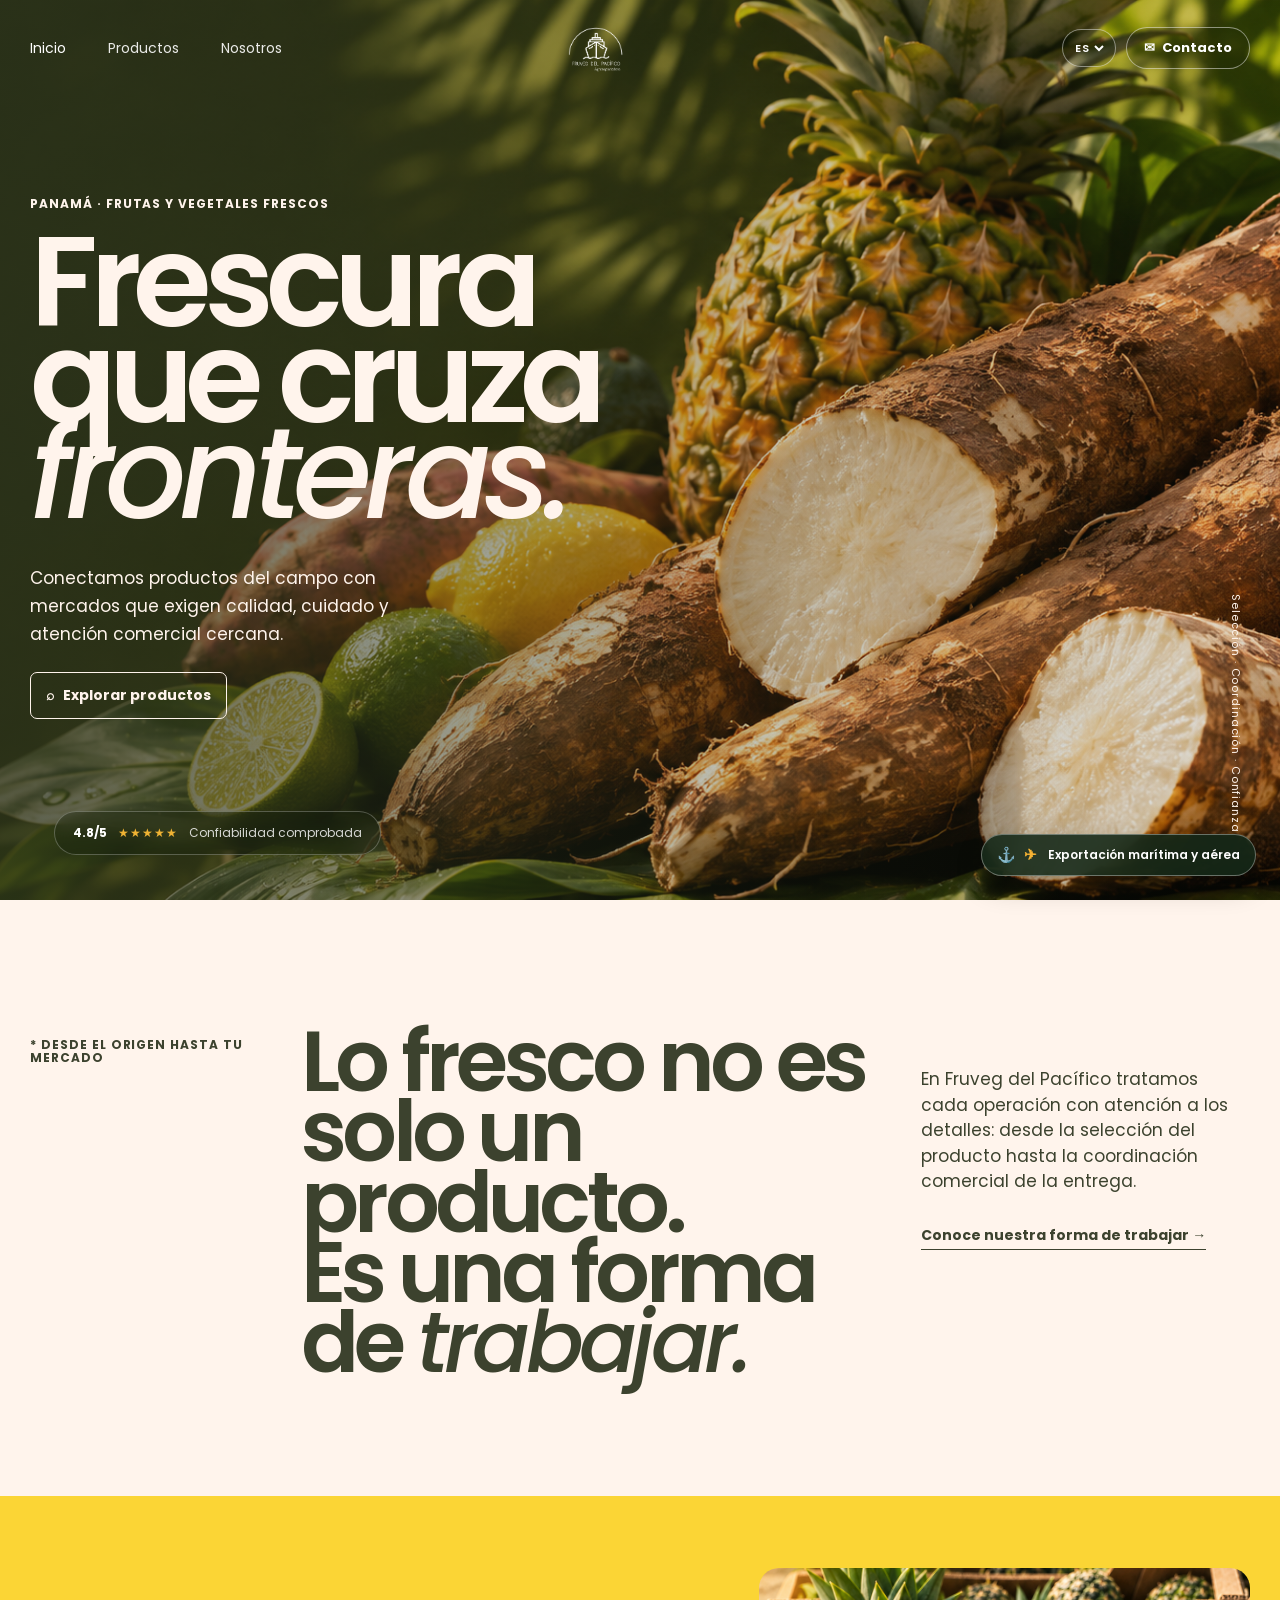
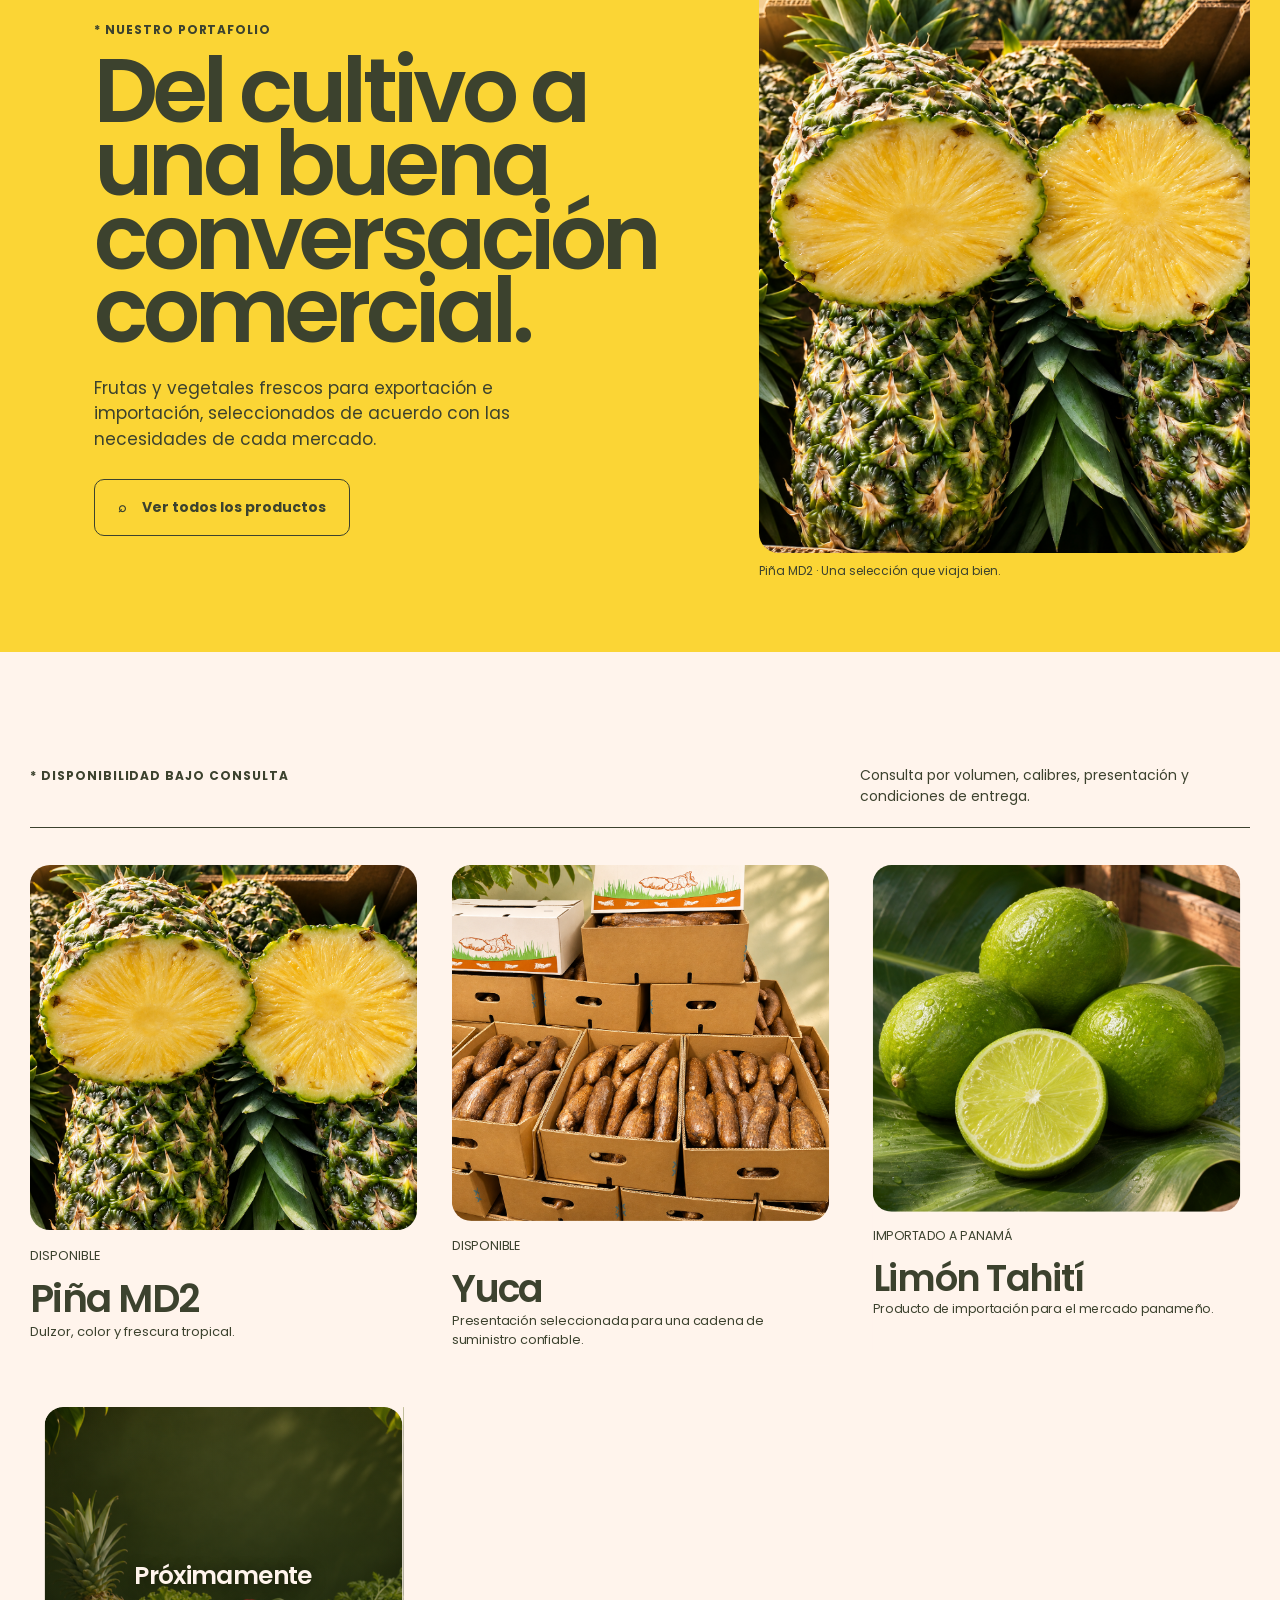
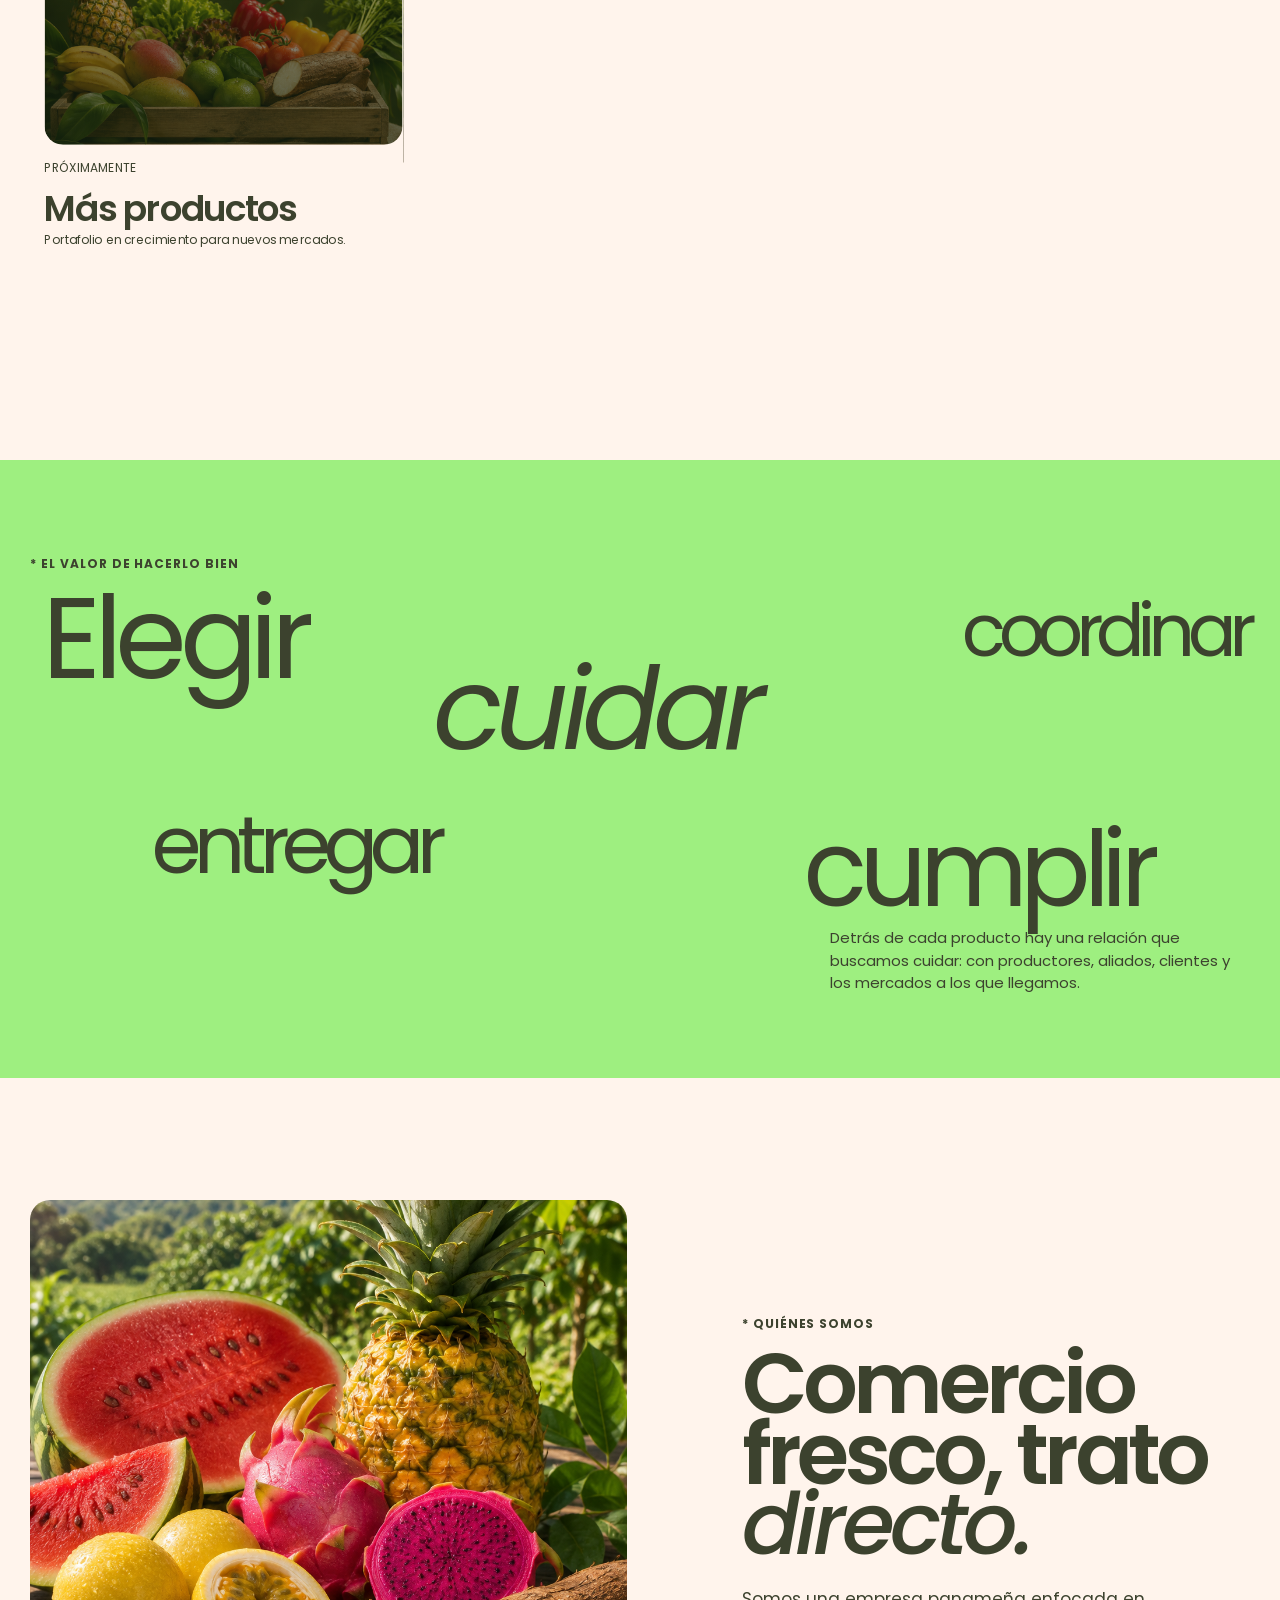
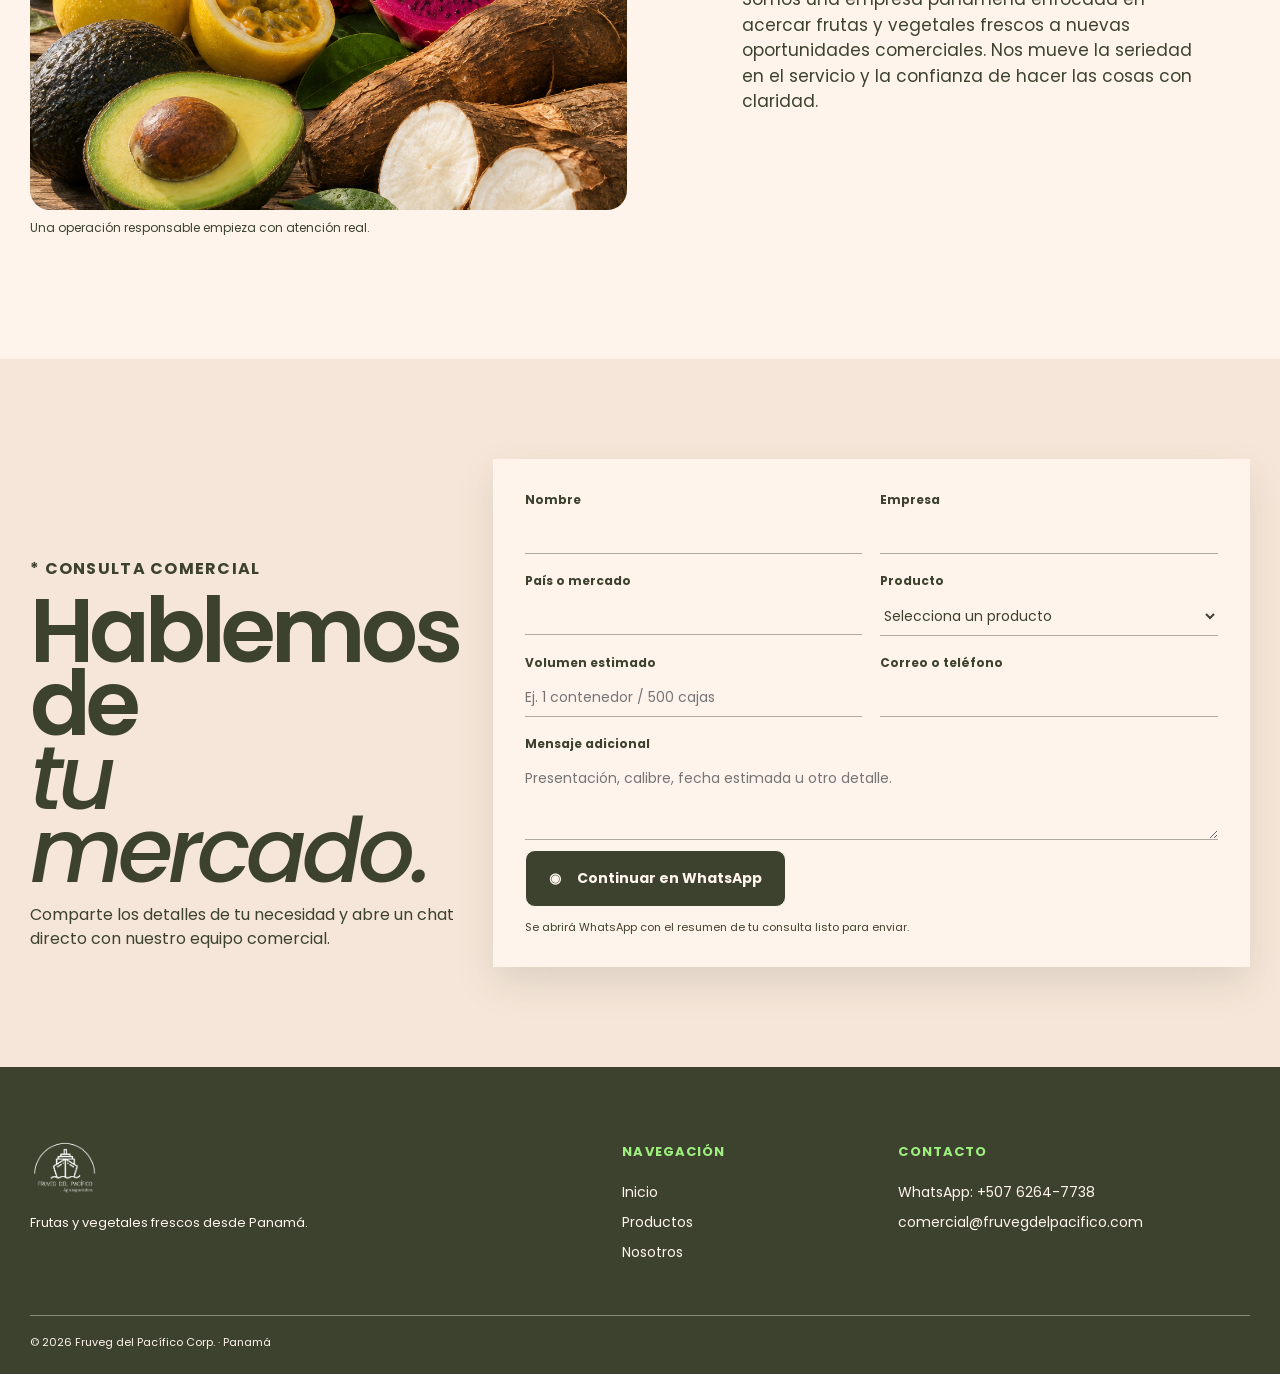
<file: index.html>
<!doctype html>
<html lang="es">
<head>
  <meta charset="utf-8">
  <meta name="viewport" content="width=device-width,initial-scale=1">
  <link rel="icon" type="image/png" sizes="192x192" href="resources/favicon.png">
  <link rel="apple-touch-icon" href="resources/favicon.png">
  <meta name="description" content="Fruveg del Pacífico conecta productos frescos de Panamá con mercados internacionales.">
  <title>Fruveg del Pacífico | Frescura que cruza fronteras</title>
  <link rel="preconnect" href="https://fonts.googleapis.com">
  <link rel="preconnect" href="https://fonts.gstatic.com" crossorigin>
  <link href="https://fonts.googleapis.com/css2?family=Poppins:ital,wght@0,400;0,500;0,600;0,700;1,500;1,600&display=swap" rel="stylesheet">
  <link rel="stylesheet" href="home.css">
  <link rel="stylesheet" href="branding.css">
  <link rel="stylesheet" href="enhancements.css">
  <link rel="stylesheet" href="ui.css">
</head>
<body>
  <div class="skiper10-preloader" aria-label="Cargando sitio"><div class="skiper10-stairs" aria-hidden="true"><i></i><i></i><i></i><i></i><i></i><i></i></div><img class="skiper10-mark" src="resources/logo-olive.png" alt=""></div>
  <a class="skip" href="#contenido">Saltar al contenido</a>

  <header class="site-header figma-home-header">
    <div class="nav-wrap">
      <nav id="main-nav" aria-label="Navegación principal"><a class="active" href="#inicio">Inicio</a><a href="productos.html">Productos</a><a href="#nosotros">Nosotros</a></nav>
      <a class="wordmark" href="#inicio" aria-label="Fruveg del Pacífico, inicio"><span>Fruveg</span><small>del Pacífico</small></a>
      <div class="header-tools"><label class="language-switch" aria-label="Seleccionar idioma"><select data-language-selector><option value="es">ES</option><option value="en">EN</option></select></label><a class="contact-pill" href="#contacto"><span aria-hidden="true">✉</span><span class="button-label">Contacto</span></a><button class="mobile-menu" aria-expanded="false" aria-controls="main-nav" aria-label="Abrir menú"><span aria-hidden="true">☰</span><span class="button-label">Menú</span></button></div>
    </div>
  </header>

  <main id="contenido">
    <section id="inicio" class="hero figma-home-hero" aria-labelledby="hero-title">
      <img src="resources/hero-yuca-prominente.png" alt="Yuca fresca, piña, limón y camote de Panamá">
      <div class="hero-shade"></div>
      <div class="hero-content">
        <p class="kicker">PANAMÁ · FRUTAS Y VEGETALES FRESCOS</p>
        <h1 id="hero-title">Frescura<br>que cruza<br><em>fronteras.</em></h1>
        <div class="hero-bottom"><p>Conectamos productos del campo con mercados que exigen calidad, cuidado y atención comercial cercana.</p><a class="outline-button" href="productos.html"><span aria-hidden="true">⌕</span> Explorar productos</a></div>
      </div>
      <div class="hero-reliability" aria-label="Confiabilidad 4.8 de 5 estrellas"><span class="reliability-score">4.8/5</span><span class="reliability-stars" aria-hidden="true">★★★★★</span><span>Confiabilidad comprobada</span></div>
      <p class="hero-side">Selección · Coordinación · Confianza</p>
    </section>

    <section class="intro-band"><div class="loose-container intro-grid"><p class="micro">* DESDE EL ORIGEN HASTA TU MERCADO</p><h2>Lo fresco no es solo un producto.<br>Es una forma de <em>trabajar.</em></h2><div><p>En Fruveg del Pacífico tratamos cada operación con atención a los detalles: desde la selección del producto hasta la coordinación comercial de la entrega.</p><a class="text-link" href="#nosotros">Conoce nuestra forma de trabajar →</a></div></div></section>

    <section id="productos" class="mustard-band"><div class="loose-container product-feature"><div class="feature-copy"><p class="micro">* NUESTRO PORTAFOLIO</p><h2>Del cultivo a una buena conversación comercial.</h2><p>Frutas y vegetales frescos para exportación e importación, seleccionados de acuerdo con las necesidades de cada mercado.</p><a class="ink-button" href="productos.html"><span aria-hidden="true">⌕</span> Ver todos los productos</a></div><figure><img src="resources/pina-md2-natural-editorial.png" alt="Piña MD2 fresca, seleccionada para exportación"><figcaption>Piña MD2 · Una selección que viaja bien.</figcaption></figure></div></section>

    <section class="product-notes"><div class="loose-container"><div class="section-top"><p class="micro">* DISPONIBILIDAD BAJO CONSULTA</p><p>Consulta por volumen, calibres, presentación y condiciones de entrega.</p></div><div class="product-row product-row--centered skiper16-stack"><article class="product-card"><img src="resources/pina-md2-natural-editorial.png" alt="Piña MD2 fresca"><p class="tag">DISPONIBLE</p><h3>Piña MD2</h3><p>Dulzor, color y frescura tropical.</p></article><article class="product-card"><img src="resources/yuca-editorial.png" alt="Yuca fresca en cajas de exportación"><p class="tag">DISPONIBLE</p><h3>Yuca</h3><p>Presentación seleccionada para una cadena de suministro confiable.</p></article><article class="product-card"><img class="limon-photo" src="resources/limon-tahiti-editorial.png" alt="Limón Tahití fresco"><p class="tag">IMPORTADO A PANAMÁ</p><h3>Limón Tahití</h3><p>Producto de importación para el mercado panameño.</p></article><article class="product-card future-card"><div class="future-product-image"><img src="resources/mas-productos-editorial.png" alt="Más frutas y vegetales frescos próximamente"><span>Próximamente</span></div><p class="tag">PRÓXIMAMENTE</p><h3>Más productos</h3><p>Portafolio en crecimiento para nuevos mercados.</p></article></div></div></section>

    <section class="green-band"><div class="loose-container"><p class="micro">* EL VALOR DE HACERLO BIEN</p><div class="word-cluster" aria-label="Nuestros valores"><span>Elegir</span><span>cuidar</span><span>coordinar</span><span>entregar</span><span>cumplir</span></div><p class="green-note">Detrás de cada producto hay una relación que buscamos cuidar: con productores, aliados, clientes y los mercados a los que llegamos.</p></div></section>

    <section id="nosotros" class="story-section"><div class="loose-container story-split"><figure><img src="resources/quienes-somos-cosecha.png" alt="Cosecha de maracuyá, pitahaya, piña, yuca, aguacate y sandía"><figcaption>Una operación responsable empieza con atención real.</figcaption></figure><div><p class="micro">* QUIÉNES SOMOS</p><h2>Comercio fresco, trato <em>directo.</em></h2><p>Somos una empresa panameña enfocada en acercar frutas y vegetales frescos a nuevas oportunidades comerciales. Nos mueve la seriedad en el servicio y la confianza de hacer las cosas con claridad.</p></div></div></section>

    <section id="contacto" class="contact-band"><div class="loose-container contact-layout"><div><p class="micro">* CONSULTA COMERCIAL</p><h2>Hablemos de<br><em>tu mercado.</em></h2><p>Comparte los detalles de tu necesidad y abre un chat directo con nuestro equipo comercial.</p></div><form class="home-contact-form" data-whatsapp-form><div class="home-form-grid"><label>Nombre<input name="nombre" autocomplete="name" required></label><label>Empresa<input name="empresa" autocomplete="organization"></label><label>País o mercado<input name="mercado" required></label><label>Producto<select name="producto" required><option value="">Selecciona un producto</option><option>Piña MD2</option><option>Yuca</option><option value="Limón Tahití">Limón Tahití · importado a Panamá</option><option>Otro producto</option></select></label><label>Volumen estimado<input name="volumen" placeholder="Ej. 1 contenedor / 500 cajas"></label><label>Correo o teléfono<input name="contacto" required></label></div><label>Mensaje adicional<textarea name="mensaje" rows="3" placeholder="Presentación, calibre, fecha estimada u otro detalle."></textarea></label><button class="cream-button" type="submit"><span aria-hidden="true">◉</span> Continuar en WhatsApp</button><p class="form-note">Se abrirá WhatsApp con el resumen de tu consulta listo para enviar.</p></form></div></section>
  </main>

  <footer><div class="loose-container footer-grid"><div><a class="wordmark" href="#inicio"><span>Fruveg</span><small>del Pacífico</small></a><p>Frutas y vegetales frescos desde Panamá.</p></div><div><p class="micro">NAVEGACIÓN</p><a href="#inicio">Inicio</a><a href="productos.html">Productos</a><a href="#nosotros">Nosotros</a></div><div><p class="micro">CONTACTO</p><a href="https://wa.me/50762647738" target="_blank" rel="noopener">WhatsApp: +507 6264-7738</a><a href="mailto:comercial@fruvegdelpacifico.com">comercial@fruvegdelpacifico.com</a></div></div><div class="loose-container copyright">© 2026 Fruveg del Pacífico Corp. · Panamá</div></footer>
  <div class="shipping-banner" role="status"><span aria-hidden="true">⚓ ✈</span><span>Exportación marítima y aérea</span></div>
  <script src="formulario.js"></script>
  <script src="idioma.js"></script>
  <script src="landing.js"></script>
</body>
</html>
</file>
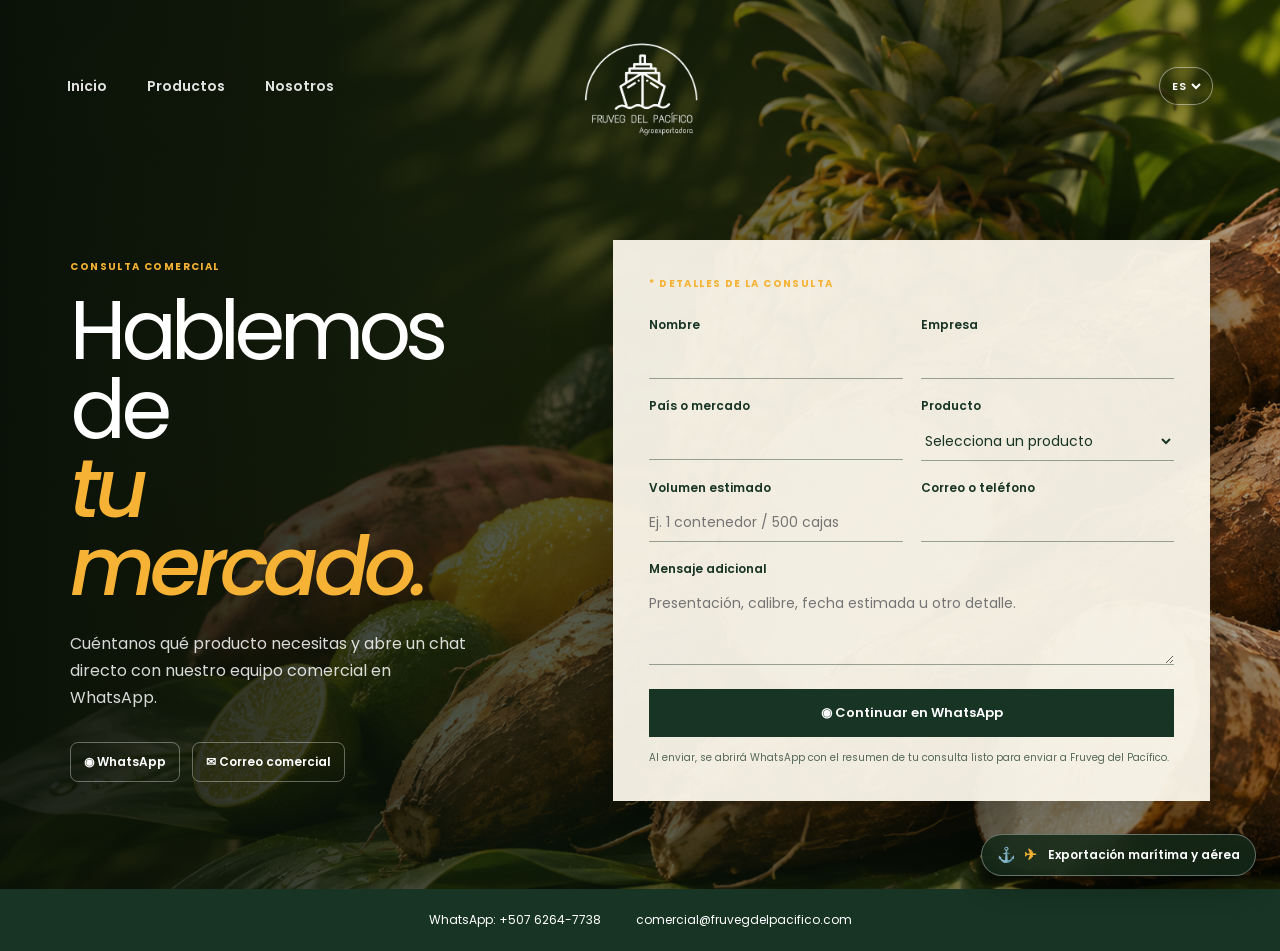
<file: contacto.html>
<!doctype html>
<html lang="es">
<head>
  <meta charset="utf-8">
  <meta name="viewport" content="width=device-width,initial-scale=1">
  <meta name="description" content="Consulta comercial con Fruveg del Pacífico por WhatsApp.">
  <title>Contacto | Fruveg del Pacífico</title>
  <link rel="icon" type="image/png" sizes="192x192" href="resources/favicon.png">
  <link rel="apple-touch-icon" href="resources/favicon.png">
  <link rel="preconnect" href="https://fonts.googleapis.com">
  <link rel="preconnect" href="https://fonts.gstatic.com" crossorigin>
  <link href="https://fonts.googleapis.com/css2?family=Poppins:wght@400;500;600;700&display=swap" rel="stylesheet">
  <link rel="stylesheet" href="contacto.css">
  <link rel="stylesheet" href="ui.css">
</head>
<body>
  <main class="contact-page">
    <img class="contact-background" src="resources/hero-yuca-prominente.png" alt="Yuca fresca y productos tropicales de Panamá">
    <div class="contact-shade"></div>
    <header class="contact-nav">
      <nav id="contact-nav" aria-label="Navegación principal"><a href="index.html">Inicio</a><a href="productos.html">Productos</a><a href="index.html#nosotros">Nosotros</a></nav>
      <a class="contact-logo" href="index.html" aria-label="Fruveg del Pacífico, inicio"><img src="resources/logo-olive.png" alt="Fruveg del Pacífico Agroexportadora"></a>
      <div class="contact-tools"><label class="language-switch" aria-label="Seleccionar idioma"><select data-language-selector><option value="es">ES</option><option value="en">EN</option></select></label><button class="contact-menu" aria-controls="contact-nav" aria-expanded="false" aria-label="Abrir menú"><span aria-hidden="true">☰</span><span>Menú</span></button></div>
    </header>

    <section class="contact-content">
      <div class="contact-copy"><p class="eyebrow">CONSULTA COMERCIAL</p><h1>Hablemos de<br><em>tu mercado.</em></h1><p>Cuéntanos qué producto necesitas y abre un chat directo con nuestro equipo comercial en WhatsApp.</p><div class="quick-contacts"><a href="https://wa.me/50762647738" target="_blank" rel="noopener"><span aria-hidden="true">◉</span> WhatsApp</a><a href="mailto:comercial@fruvegdelpacifico.com"><span aria-hidden="true">✉</span> Correo comercial</a></div></div>
      <form id="whatsapp-form" class="contact-form" data-whatsapp-form>
        <p class="form-kicker">* DETALLES DE LA CONSULTA</p>
        <div class="form-grid"><label>Nombre<input name="nombre" autocomplete="name" required></label><label>Empresa<input name="empresa" autocomplete="organization"></label><label>País o mercado<input name="mercado" required></label><label>Producto<select name="producto" id="consulta-producto" required><option value="">Selecciona un producto</option><option>Piña MD2</option><option>Yuca</option><option value="Limón Tahití">Limón Tahití · importado a Panamá</option><option>Otro producto</option></select></label><label>Volumen estimado<input name="volumen" placeholder="Ej. 1 contenedor / 500 cajas"></label><label>Correo o teléfono<input name="contacto" required></label></div>
        <label>Mensaje adicional<textarea name="mensaje" rows="3" placeholder="Presentación, calibre, fecha estimada u otro detalle."></textarea></label>
        <button type="submit"><span aria-hidden="true">◉</span> Continuar en WhatsApp</button>
        <p class="form-note">Al enviar, se abrirá WhatsApp con el resumen de tu consulta listo para enviar a Fruveg del Pacífico.</p>
      </form>
    </section>
  </main>
  <footer class="contact-footer"><a href="https://wa.me/50762647738" target="_blank" rel="noopener">WhatsApp: +507 6264-7738</a><a href="mailto:comercial@fruvegdelpacifico.com">comercial@fruvegdelpacifico.com</a></footer>
  <div class="shipping-banner" role="status"><span aria-hidden="true">⚓ ✈</span><span>Exportación marítima y aérea</span></div>
  <script src="formulario.js"></script>
  <script src="contacto.js"></script>
  <script src="idioma.js"></script>
</body>
</html>
</file>
<file: home.css>
:root{--ink:#3c422e;--cream:#fff4ec;--peach:#f6e6d9;--green:#9eef80;--yellow:#fbd535;--cta:#d1e030;--body:'Lora',Georgia,serif;--display:'Cormorant Garamond',Georgia,serif}*{box-sizing:border-box}html{scroll-behavior:smooth}body{margin:0;background:var(--cream);color:var(--ink);font:16px/1.5 var(--body)}a{color:inherit;text-decoration:none}img{display:block;width:100%;object-fit:cover}.skip{position:absolute;left:-9999px}.skip:focus{left:20px;top:20px;z-index:100;background:var(--cream);padding:10px}.loose-container{width:min(1370px,calc(100% - 60px));margin:auto}.site-header{height:92px;background:var(--cream);border-bottom:1px solid var(--ink);position:relative;z-index:10}.nav-wrap{height:100%;width:min(1370px,calc(100% - 60px));margin:auto;display:flex;align-items:center;justify-content:space-between;gap:28px}.wordmark{display:flex;flex-direction:column;font-family:var(--display);font-size:33px;font-weight:700;line-height:.62;letter-spacing:-.04em}.wordmark small{font:600 10px/1 var(--body);letter-spacing:.15em;text-transform:uppercase;margin:8px 0 0 2px}.site-header nav{display:flex;gap:27px;margin-left:auto;font-size:14px}.site-header nav a{border-bottom:1px solid transparent;padding:8px 0}.site-header nav a:hover,.site-header nav .active{border-color:var(--ink)}.contact-pill{border:1px solid var(--ink);border-radius:999px;padding:10px 17px;font-size:13px;font-weight:700;white-space:nowrap}.contact-pill:hover{background:var(--cta)}.mobile-menu{display:none;background:none;border:0;color:var(--ink);font:700 14px var(--body)}.hero{min-height:calc(100vh - 92px);min-height:720px;position:relative;overflow:hidden;color:var(--cream);background:var(--ink)}.hero>img{position:absolute;inset:0;height:100%;object-position:center}.hero-shade{position:absolute;inset:0;background:linear-gradient(90deg,rgba(42,50,28,.77),rgba(42,50,28,.28) 60%,rgba(42,50,28,.12))}.hero-content{position:relative;z-index:1;width:min(1370px,calc(100% - 60px));margin:auto;padding:112px 0 60px}.kicker,.micro{font-size:12px;font-weight:700;letter-spacing:.08em;line-height:1.1}.hero h1{margin:24px 0 42px;font:600 clamp(72px,10vw,150px)/.75 var(--display);letter-spacing:-.065em}.hero h1 em,h2 em{font-weight:500}.hero-bottom{display:flex;align-items:end;gap:45px}.hero-bottom p{max-width:375px;margin:0;font-size:17px}.outline-button,.ink-button,.cream-button{display:inline-flex;align-items:center;gap:16px;border:1px solid currentColor;border-radius:10px;padding:17px 23px;font-size:14px;font-weight:700;transition:.2s}.outline-button:hover{background:var(--cream);color:var(--ink)}.hero-side{position:absolute;z-index:1;right:25px;bottom:67px;writing-mode:vertical-rl;font-size:11px;letter-spacing:.08em}.intro-band{padding:126px 0 118px}.intro-grid{display:grid;grid-template-columns:.55fr 1.4fr .8fr;align-items:start;gap:45px}.intro-grid h2,.feature-copy h2,.story-split h2,.contact-layout h2{font:600 clamp(54px,6.7vw,101px)/.82 var(--display);letter-spacing:-.055em;margin:0}.intro-grid>div{padding-top:24px}.intro-grid>div p{font-size:17px}.text-link{display:inline-block;margin-top:13px;border-bottom:1px solid var(--ink);font-size:14px;font-weight:700;padding-bottom:3px}.text-link:hover{color:#6d8238}.mustard-band{background:var(--yellow);padding:72px 0}.product-feature{display:grid;grid-template-columns:1fr 1fr;gap:8vw;align-items:center}.feature-copy{padding:25px 0 25px 5vw}.feature-copy h2{font-size:clamp(60px,7vw,107px);margin:18px 0 28px}.feature-copy>p:not(.micro){font-size:17px;max-width:430px}.ink-button{margin-top:10px}.ink-button:hover{background:var(--ink);color:var(--yellow)}.product-feature figure,.story-split figure{margin:0}.product-feature img{height:585px;border-radius:20px}.product-feature figcaption,.story-split figcaption{font-size:12px;margin-top:9px}.product-notes{padding:105px 0 123px}.section-top{display:flex;justify-content:space-between;align-items:baseline;border-bottom:1px solid var(--ink);padding-bottom:20px}.section-top p:last-child{max-width:390px;margin:0;font-size:14px}.product-row{display:grid;grid-template-columns:1.15fr 1fr 1fr;gap:30px;margin:37px 0}.product-row article:nth-child(2){padding-top:70px}.product-row article:nth-child(3){padding-top:25px}.product-row img{height:365px;border-radius:20px}.product-row h3{font:600 39px/.9 var(--display);letter-spacing:-.04em;margin:16px 0 6px}.product-row p{font-size:13px;margin:0}.green-band{overflow:hidden;background:var(--green);padding:85px 0 68px}.word-cluster{height:330px;position:relative;font-family:var(--display);font-size:clamp(54px,9vw,139px);line-height:.72;letter-spacing:-.065em}.word-cluster span{position:absolute}.word-cluster span:nth-child(1){top:15px;left:1%}.word-cluster span:nth-child(2){top:86px;left:33%;font-style:italic}.word-cluster span:nth-child(3){top:23px;right:0;font-size:.63em}.word-cluster span:nth-child(4){bottom:38px;left:10%;font-size:.7em}.word-cluster span:nth-child(5){bottom:5px;right:8%;font-size:.91em}.green-note{max-width:420px;margin-left:auto;font-size:15px}.story-section{padding:122px 0}.story-split{display:grid;grid-template-columns:1.08fr .92fr;gap:9vw;align-items:center}.story-split img{height:610px;border-radius:20px}.story-split h2{margin:18px 0 28px}.story-split p:not(.micro){font-size:17px;max-width:460px}.contact-band{background:var(--peach);padding:100px 0}.contact-layout{display:grid;grid-template-columns:.7fr 1.5fr .8fr;gap:35px;align-items:end}.contact-layout h2{font-size:clamp(62px,7vw,110px)}.contact-layout>div p{font-size:16px}.cream-button{margin-top:10px;background:var(--cream)}.cream-button:hover{background:var(--cta)}footer{background:var(--ink);color:var(--cream);padding:65px 0 24px}footer .wordmark{font-size:37px}footer .micro{color:var(--green)}.footer-grid{display:grid;grid-template-columns:1.6fr .65fr 1fr;gap:30px;padding-bottom:52px}.footer-grid p{font-size:13px}.footer-grid>div:nth-child(n+2){display:flex;flex-direction:column;gap:9px;font-size:14px}.footer-grid a:hover{color:var(--green)}.copyright{border-top:1px solid rgba(255,244,236,.4);padding-top:18px;font-size:11px}@media(max-width:760px){.loose-container,.nav-wrap,.hero-content{width:min(100% - 34px,1370px)}.site-header{height:77px}.site-header nav{display:none;position:absolute;left:0;right:0;top:77px;background:var(--cream);padding:24px 17px;border-bottom:1px solid var(--ink);flex-direction:column;gap:14px}.site-header nav.open{display:flex}.mobile-menu{display:block;margin-left:auto}.contact-pill{padding:9px 13px}.hero{min-height:650px}.hero-content{padding-top:82px}.hero h1{font-size:clamp(67px,20vw,105px);margin:21px 0 30px}.hero-bottom{display:block}.hero-bottom p{font-size:15px;margin-bottom:24px}.hero-side{display:none}.intro-band,.story-section{padding:76px 0}.intro-grid,.product-feature,.story-split,.contact-layout{grid-template-columns:1fr;gap:30px}.intro-grid h2,.feature-copy h2,.story-split h2,.contact-layout h2{font-size:clamp(58px,17vw,85px)}.feature-copy{padding:0}.mustard-band{padding:56px 0}.product-feature img{height:420px}.product-notes{padding:72px 0}.section-top{display:block}.section-top p:last-child{margin-top:13px}.product-row{grid-template-columns:1fr;gap:35px}.product-row article:nth-child(2),.product-row article:nth-child(3){padding-top:0}.product-row img{height:380px}.green-band{padding:62px 0}.word-cluster{height:260px;font-size:clamp(53px,17vw,85px)}.word-cluster span:nth-child(1){left:0}.word-cluster span:nth-child(2){left:23%;top:71px}.word-cluster span:nth-child(3){top:15px}.word-cluster span:nth-child(4){bottom:46px;left:0}.word-cluster span:nth-child(5){right:0}.story-split img{height:440px}.contact-band{padding:70px 0}.footer-grid{grid-template-columns:1fr;gap:30px}.footer-grid>div:nth-child(n+2){gap:8px}}@media(prefers-reduced-motion:reduce){*,*:before,*:after{scroll-behavior:auto!important;transition:none!important}}
/* Inicio conserva su contenido; solo el marco superior adopta la estructura del diseño Figma. */
.figma-home-header{position:absolute;inset:0 0 auto;z-index:10;height:96px;background:transparent;border:0;color:rgba(255,255,255,.9)}
.figma-home-header .nav-wrap{display:grid;grid-template-columns:1fr auto 1fr;gap:26px}
.figma-home-header #main-nav{margin:0;justify-self:start;display:flex;gap:42px}
.figma-home-header #main-nav a{padding:8px 0;border:0;color:inherit}
.figma-home-header #main-nav a:hover,.figma-home-header #main-nav .active{color:#fff;border:0}
.figma-home-header .wordmark{justify-self:center;filter:brightness(0) invert(1)}
.header-tools{justify-self:end;display:flex;align-items:center;gap:10px}
.figma-home-header .contact-pill{display:inline-flex;align-items:center;gap:7px;border-color:rgba(255,255,255,.48);color:#fff;background:rgba(9,18,10,.14)}
.figma-home-header .contact-pill:hover{background:#d27412;border-color:#d27412}
.figma-home-header .mobile-menu{color:#fff;border:1px solid rgba(255,255,255,.48);border-radius:999px;padding:8px 10px;background:rgba(9,18,10,.14)}
.figma-home-hero{min-height:100svh}
.figma-home-hero .hero-content{padding-top:185px}
.figma-home-hero .hero-bottom{display:block;max-width:470px}
.figma-home-hero .hero-bottom p{margin-bottom:24px;line-height:1.65}
.figma-home-hero .outline-button{gap:9px;padding:12px 15px;border-radius:7px}

@media(max-width:760px){
  .figma-home-header{height:78px}
  .figma-home-header .nav-wrap{grid-template-columns:1fr auto;width:min(100% - 34px,1370px)}
  .figma-home-header .wordmark{justify-self:start;filter:brightness(0) invert(1)}
  .figma-home-header #main-nav{top:70px;left:auto;right:17px;width:160px;border:0;border-radius:13px;background:rgba(18,26,15,.95);box-shadow:0 10px 30px rgba(0,0,0,.22)}
  .figma-home-header #main-nav.open{display:flex}
  .figma-home-header #main-nav a{padding:10px}
  .figma-home-header .mobile-menu{display:inline-flex;align-items:center;gap:6px;font-size:12px}
  .figma-home-hero{min-height:660px}
  .figma-home-hero .hero-content{padding-top:130px}
  .header-tools .button-label{position:absolute;width:1px;height:1px;overflow:hidden;clip:rect(0,0,0,0)}
  .figma-home-header .contact-pill,.figma-home-header .mobile-menu{min-width:38px;justify-content:center}
}

@media(max-width:760px){
  .figma-home-header #main-nav{display:none}
  .figma-home-header #main-nav.open{display:flex}
  .figma-home-hero{min-height:100svh;height:100svh}
}

.hero-reliability{position:absolute;z-index:2;left:4.2%;bottom:45px;display:flex;align-items:center;gap:11px;padding:12px 18px;border:1px solid rgba(255,255,255,.25);border-radius:999px;background:rgba(17,28,14,.28);color:#fff;backdrop-filter:blur(10px);font-size:12px}
.reliability-score{font-weight:700}.reliability-stars{color:#efb334;letter-spacing:1px}.hero-reliability span:last-child{color:rgba(255,255,255,.82)}
@media(max-width:760px){.hero-reliability{left:17px;bottom:27px;gap:8px;padding:10px 13px;font-size:10px}.reliability-stars{font-size:11px}}

/* Portafolio centrado y formulario comercial dentro de Inicio. */
.product-row--centered{grid-template-columns:repeat(4,minmax(0,1fr));max-width:1280px;margin:37px auto 0}
.product-row--centered article:nth-child(2),.product-row--centered article:nth-child(3){padding-top:0}
.product-row--centered .limon-photo{object-position:center}
.home-contact-form{grid-column:span 2;padding:32px;background:var(--cream);box-shadow:0 16px 36px rgba(60,66,46,.13)}
.home-form-grid{display:grid;grid-template-columns:1fr 1fr;gap:18px;margin-bottom:18px}
.home-contact-form label{display:flex;flex-direction:column;gap:7px;font-size:12px;font-weight:700}
.home-contact-form input,.home-contact-form select,.home-contact-form textarea{width:100%;border:0;border-bottom:1px solid rgba(60,66,46,.42);outline:0;background:transparent;padding:8px 0;color:var(--ink);font:14px var(--body)}
.home-contact-form textarea{resize:vertical}
.home-contact-form .cream-button{background:var(--ink);color:var(--cream);cursor:pointer}
.home-contact-form .cream-button:hover{background:var(--cta);color:var(--ink)}
.home-contact-form .form-note{margin:12px 0 0;font-size:11px}
@media(max-width:760px){.product-row--centered{grid-template-columns:1fr;margin-top:37px}.home-contact-form{grid-column:auto;padding:25px 20px}.home-form-grid{grid-template-columns:1fr;gap:16px}}
.future-product-image{position:relative;overflow:hidden;border-radius:20px}
.future-product-image img{margin:0}
.future-product-image::after{position:absolute;inset:0;content:"";background:linear-gradient(180deg,rgba(20,35,17,.08),rgba(20,35,17,.72))}
.future-product-image span{position:absolute;z-index:1;top:50%;left:50%;color:var(--cream);font-size:clamp(20px,2.1vw,30px);font-weight:600;letter-spacing:-.04em;text-shadow:0 2px 16px rgba(0,0,0,.45);transform:translate(-50%,-50%)}

/* Escala intermedia: portátiles compactos y pantallas de escritorio angostas. */
@media (min-width:761px) and (max-width:1200px){
  .loose-container,.nav-wrap,.hero-content{width:min(100% - 48px,1370px)}
  .figma-home-hero .hero-content{padding-top:clamp(120px,16vh,155px);padding-bottom:118px}
  .hero h1{font-size:clamp(64px,8vw,98px);line-height:.82;margin:18px 0 30px}
  .hero-bottom p{max-width:360px;font-size:15px}
  .hero-reliability{bottom:26px}
  .intro-band{padding:92px 0 84px}
  .intro-grid{grid-template-columns:.48fr 1.3fr .8fr;gap:28px}
  .intro-grid h2,.feature-copy h2,.story-split h2,.contact-layout h2{font-size:clamp(50px,6.3vw,76px);line-height:.88}
  .intro-grid>div p,.feature-copy>p:not(.micro),.story-split p:not(.micro){font-size:15px}
  .product-feature,.story-split{gap:5vw}
  .product-feature img{height:480px}
  .story-split img{height:500px}
  .contact-band{padding:82px 0}
  .footer-grid{gap:24px}
}
@media (min-width:761px) and (max-width:980px){
  .figma-home-header #main-nav{gap:25px}
  .intro-grid{grid-template-columns:.42fr 1fr}
  .intro-grid>div{grid-column:2;padding-top:0}
  .product-feature,.story-split{gap:32px}
  .feature-copy h2{font-size:clamp(48px,6.4vw,64px)}
  .product-feature img{height:425px}
  .story-split img{height:450px}
  .footer-grid{grid-template-columns:1.25fr .75fr 1fr}
  .product-row--centered{grid-template-columns:repeat(2,minmax(0,1fr));max-width:650px}
}
@media (min-width:761px) and (max-height:820px){
  .figma-home-hero .hero-content{padding-top:112px;padding-bottom:105px}
  .hero h1{font-size:clamp(62px,7.5vw,88px);margin-bottom:24px}
  .hero-bottom p{margin-bottom:17px}
}

/* El contenido del pie nunca desborda en dispositivos estrechos. */
footer .footer-grid,footer .footer-grid>div{min-width:0}
footer .footer-grid a{max-width:100%;overflow-wrap:anywhere}
@media(max-width:760px){
  footer{overflow:hidden;padding-top:48px}
  footer .wordmark{width:150px;height:58px;flex-basis:150px}
  .footer-grid{padding-bottom:34px}
  .copyright{overflow-wrap:anywhere}
}
</file>
<file: branding.css>
@import url('https://fonts.googleapis.com/css2?family=Poppins:ital,wght@0,400;0,500;0,600;0,700;1,500;1,600&display=swap');

:root { --body: 'Poppins', Arial, sans-serif; --display: 'Poppins', Arial, sans-serif; }
body, button, input, textarea, select { font-family: var(--body); }
h1, h2, h3, .hero h1, .intro-grid h2, .feature-copy h2, .story-split h2, .contact-layout h2 { font-family: var(--display); }

/* The supplied brand mark is used consistently, with an olive version on light surfaces. */
.wordmark, .brand { background: url('resources/logo-olive.png') left center / contain no-repeat; font-size: 0 !important; line-height: 0; }
.wordmark { width: 150px; height: 60px; flex: 0 0 150px; }
.brand { width: 178px; height: 58px; flex: 0 0 178px; }
.wordmark > *, .brand-mark { display: none !important; }
footer .wordmark, footer .brand { filter: brightness(0) invert(1); }
footer .wordmark { width: 178px; height: 68px; flex-basis: 178px; }
footer .brand { width: 190px; height: 64px; flex-basis: 190px; }
footer .footer-grid { grid-template-columns: 1.6fr .7fr 1fr; }

@media (max-width: 760px) {
  .wordmark { width: 128px; height: 52px; flex-basis: 128px; }
  .brand { width: 145px; height: 50px; flex-basis: 145px; }
}
</file>
<file: enhancements.css>
/* Static implementation of the requested Skiper interactions. */
.skiper10-preloader{position:fixed;inset:0;z-index:9999;display:grid;place-items:center;overflow:hidden;background:var(--ink);transition:opacity .55s ease,visibility .55s ease}.skiper10-preloader.is-done{opacity:0;visibility:hidden;pointer-events:none}.skiper10-mark{position:relative;z-index:2;width:min(180px,46vw);filter:brightness(0) invert(1);animation:loader-mark 1.8s ease-in-out infinite}.skiper10-stairs{position:absolute;inset:0;display:grid;grid-template-columns:repeat(6,1fr)}.skiper10-stairs i{background:var(--green);transform:translateY(105%);animation:stairs-up 1.25s cubic-bezier(.77,0,.18,1) infinite alternate}.skiper10-stairs i:nth-child(2),.skiper10-stairs i:nth-child(5){background:var(--yellow);animation-delay:.12s}.skiper10-stairs i:nth-child(3),.skiper10-stairs i:nth-child(6){background:var(--peach);animation-delay:.24s}.skiper10-stairs i:nth-child(4){background:#6d8238;animation-delay:.36s}@keyframes stairs-up{to{transform:translateY(0)}}@keyframes loader-mark{50%{transform:scale(1.04);opacity:.78}}

.scroll-reveal{opacity:0;transform:translateY(28px);transition:opacity .75s ease,transform .75s cubic-bezier(.2,.7,.2,1)}.scroll-reveal.is-visible{opacity:1;transform:translateY(0)}.product-row{position:relative}.skiper16-stack{display:grid;grid-template-columns:repeat(3,1fr);gap:30px;margin:37px 0}.skiper16-stack .product-card{position:sticky;top:110px;background:var(--cream);padding-bottom:16px;transform-origin:center top;transition:transform .25s ease,filter .25s ease}.skiper16-stack .product-card:nth-child(2){top:136px}.skiper16-stack .product-card:nth-child(3){top:162px}.skiper16-stack .product-card img{height:365px;border-radius:20px}.product-card.coming-soon{display:flex;min-height:365px;flex-direction:column;justify-content:end;padding:28px;border:1px dashed var(--ink);border-radius:20px;background:var(--peach)}.product-card.coming-soon h3{margin:0 0 8px;font-size:clamp(29px,3vw,42px)}.product-card.coming-soon p{margin:0;max-width:220px}.product-card .tag{margin-top:16px}

@media(max-width:760px){body{font-size:14px}.hero{min-height:580px}.hero h1{font-size:clamp(47px,14vw,68px);line-height:.84}.hero-content{padding-top:66px}.kicker,.micro{font-size:10px}.intro-grid h2,.feature-copy h2,.story-split h2,.contact-layout h2{font-size:clamp(37px,11vw,54px);line-height:.92}.feature-copy>p:not(.micro),.intro-grid>div p,.story-split p:not(.micro){font-size:14px}.product-row{margin-top:25px}.skiper16-stack{grid-template-columns:1fr;gap:22px}.skiper16-stack .product-card,.skiper16-stack .product-card:nth-child(n){position:relative;top:auto;padding-bottom:0}.skiper16-stack .product-card img,.product-card.coming-soon{height:285px;min-height:285px}.product-card h3{font-size:31px}.word-cluster{font-size:clamp(42px,13vw,64px);height:210px}.green-note{font-size:13px}.footer-grid{grid-template-columns:1fr}.skiper10-stairs{grid-template-columns:repeat(4,1fr)}}
@media(prefers-reduced-motion:reduce){.skiper10-stairs i,.skiper10-mark{animation:none}.scroll-reveal{opacity:1;transform:none;transition:none}}
</file>
<file: ui.css>
.language-switch{display:inline-flex;align-items:center;min-height:38px;padding:0 8px;border:1px solid rgba(255,255,255,.45);border-radius:999px;background:rgba(9,18,10,.18);color:#fff}
.language-switch select{border:0;outline:0;background:transparent;color:inherit;font:600 11px Poppins,Arial,sans-serif;letter-spacing:.06em;cursor:pointer}
.language-switch option{background:#173424;color:#fff}
.contact-tools{justify-self:end;display:flex;align-items:center;gap:10px}
.shipping-banner{position:fixed;z-index:30;right:24px;bottom:24px;display:flex;align-items:center;gap:9px;max-width:calc(100% - 48px);padding:11px 15px;border:1px solid rgba(255,255,255,.35);border-radius:999px;background:rgba(20,40,24,.88);box-shadow:0 12px 28px rgba(0,0,0,.2);color:#fff;backdrop-filter:blur(12px);font:600 12px/1.2 Poppins,Arial,sans-serif}
.shipping-banner span:first-child{color:#f5b234;font-size:15px;letter-spacing:2px}
@media(max-width:760px){.language-switch{min-height:36px;padding:0 6px}.shipping-banner{right:auto;bottom:14px;left:17px;max-width:calc(100% - 34px);padding:10px 13px;font-size:10px}.shipping-banner span:first-child{font-size:13px}}
</file>
<file: contacto.css>
:root{--cream:#f3eddf;--ink:#173424;--orange:#db850b;--olive:#314119}*{box-sizing:border-box}body{margin:0;background:#111;color:#fff;font-family:Poppins,Arial,sans-serif}.contact-page{position:relative;isolation:isolate;min-height:calc(100svh - 65px);overflow:hidden;background:#14200f}.contact-background{position:absolute;z-index:-2;inset:0;width:100%;height:100%;object-fit:cover;object-position:center}.contact-shade{position:absolute;z-index:-1;inset:0;background:linear-gradient(90deg,rgba(8,15,7,.92),rgba(13,24,10,.68) 48%,rgba(10,18,7,.32))}.contact-nav{display:grid;grid-template-columns:1fr auto 1fr;align-items:center;padding:23px 5.2%}.contact-nav nav{display:flex;gap:40px}.contact-nav a{color:rgba(255,255,255,.88);font-size:14px;font-weight:600;text-decoration:none}.contact-nav a:hover{color:#fff}.contact-logo{display:block;width:126px;line-height:0}.contact-logo img{width:100%;filter:brightness(0) invert(1)}.contact-menu{justify-self:end;display:none;border:1px solid rgba(255,255,255,.45);border-radius:999px;padding:8px 11px;background:rgba(10,18,10,.16);color:#fff;font:600 12px Poppins;cursor:pointer}.contact-content{display:grid;grid-template-columns:.85fr 1.15fr;align-items:center;gap:8vw;max-width:1280px;margin:0 auto;padding:68px 5.5% 88px}.eyebrow,.form-kicker{margin:0;color:#f5b234;font-size:10px;font-weight:700;letter-spacing:.14em}.contact-copy h1{margin:17px 0 23px;font-size:clamp(55px,6.4vw,96px);font-weight:400;letter-spacing:-.07em;line-height:.96}.contact-copy h1 em{color:#f5b234;font-style:italic;font-weight:500}.contact-copy>p:not(.eyebrow){max-width:410px;margin:0;color:rgba(255,255,255,.84);font-size:16px;line-height:1.7}.quick-contacts{display:flex;flex-wrap:wrap;gap:12px;margin-top:30px}.quick-contacts a{padding:10px 13px;border:1px solid rgba(255,255,255,.35);border-radius:8px;color:#fff;font-size:12px;font-weight:600;text-decoration:none}.quick-contacts a:hover{background:#db850b;border-color:#db850b}.contact-form{padding:36px;background:rgba(250,246,234,.95);color:var(--ink);box-shadow:0 22px 55px rgba(0,0,0,.28)}.form-grid{display:grid;grid-template-columns:1fr 1fr;gap:18px;margin:24px 0 18px}.contact-form label{display:flex;flex-direction:column;gap:7px;font-size:12px;font-weight:600}.contact-form input,.contact-form select,.contact-form textarea{width:100%;border:0;border-bottom:1px solid rgba(23,52,36,.42);outline:0;background:transparent;padding:8px 0;color:var(--ink);font:14px Poppins}.contact-form textarea{resize:vertical}.contact-form button{width:100%;margin-top:24px;border:0;padding:14px;background:var(--ink);color:#fff;font:600 13px Poppins;cursor:pointer}.contact-form button:hover{background:#db850b}.form-note{margin:13px 0 0;color:rgba(23,52,36,.72);font-size:10px;line-height:1.5}.contact-footer{display:flex;justify-content:center;gap:35px;padding:22px;background:var(--ink)}.contact-footer a{color:#fff;font-size:12px;text-decoration:none}.contact-footer a:hover{color:#f5b234}@media(max-width:760px){.contact-nav{grid-template-columns:1fr auto;padding:18px 5%}.contact-nav nav{position:absolute;z-index:2;top:70px;right:5%;display:none;flex-direction:column;gap:0;min-width:155px;padding:9px;border-radius:13px;background:rgba(18,26,15,.95);box-shadow:0 10px 30px rgba(0,0,0,.22)}.contact-nav nav.is-open{display:flex}.contact-nav nav a{padding:10px}.contact-logo{width:110px}.contact-menu{display:flex;align-items:center;gap:7px}.contact-content{grid-template-columns:1fr;gap:42px;padding:68px 7% 52px}.contact-copy h1{font-size:clamp(49px,15vw,70px)}.contact-copy>p:not(.eyebrow){font-size:14px}.contact-form{padding:27px 22px}.form-grid{grid-template-columns:1fr;gap:16px;margin:22px 0 16px}.contact-footer{flex-direction:column;gap:9px;padding:20px 7%;text-align:center}.contact-background{object-position:66% center}}
</file>
